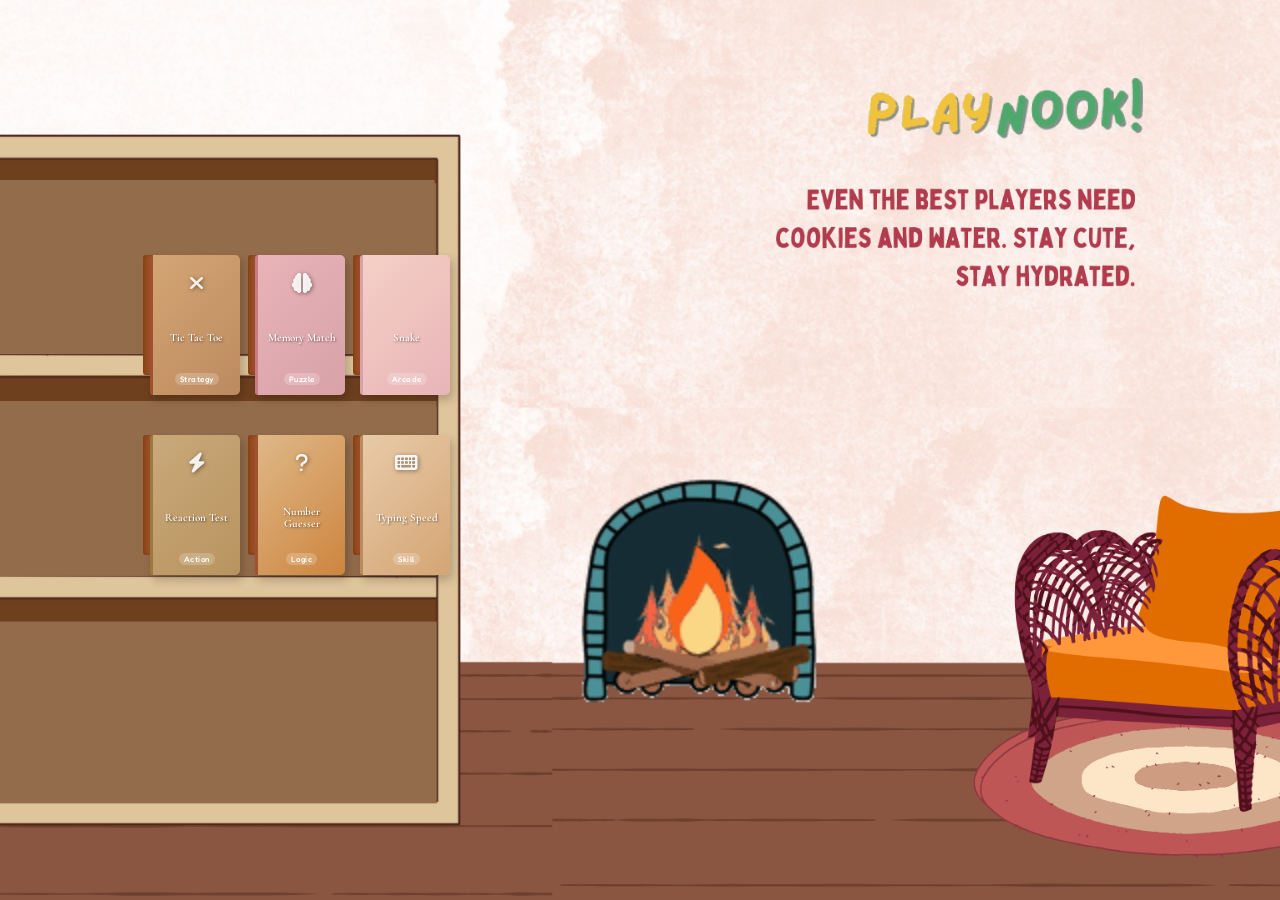
<file: Index.html>
<!DOCTYPE html>
<html lang="en">
<head>
<meta charset="UTF-8">
<title>PlayNook</title>
<link href="https://fonts.googleapis.com/css2?family=Fredoka:wght@300;400;500;600;700&family=Cormorant+Garamond:wght@300;400;500&display=swap" rel="stylesheet">
<link rel="stylesheet" href="https://cdnjs.cloudflare.com/ajax/libs/font-awesome/6.4.0/css/all.min.css">
<link rel="stylesheet" href="style.css">
</head>

<body>

<div class="scene">
    <img src="UI.png" class="background">
    <img src="flames.gif" class="flames">
    <img src="title.gif" class="title">
    <img src="rules.png" class="rules-img">

    <!-- Interactive bookshelf -->
    <div class="bookshelf-container">
        <div class="books-row">
            <!-- First row - 3 books -->
            <div class="book-row">
                <!-- Game 1: Tic Tac Toe -->
                <div class="book book-1" data-game="ticTacToe">
                    <div class="book-spine"></div>
                    <div class="book-cover">
                        <div class="book-icon"><i class="fas fa-times"></i></div>
                        <div class="book-title">Tic Tac Toe</div>
                        <div class="book-genre">Strategy</div>
                    </div>
                </div>
                
                <!-- Game 2: Memory Match -->
                <div class="book book-2" data-game="memoryMatch">
                    <div class="book-spine"></div>
                    <div class="book-cover">
                        <div class="book-icon"><i class="fas fa-brain"></i></div>
                        <div class="book-title">Memory Match</div>
                        <div class="book-genre">Puzzle</div>
                    </div>
                </div>
                
                <!-- Game 3: Snake -->
                <div class="book book-3" data-game="snake">
                    <div class="book-spine"></div>
                    <div class="book-cover">
                        <div class="book-icon"><i class="fas fa-snake"></i></div>
                        <div class="book-title">Snake</div>
                        <div class="book-genre">Arcade</div>
                    </div>
                </div>
            </div>
            
            <!-- Second row - 3 books (with spacing from first row) -->
            <div class="book-row">
                <!-- Game 4: Reaction Test -->
                <div class="book book-4" data-game="reactionTest">
                    <div class="book-spine"></div>
                    <div class="book-cover">
                        <div class="book-icon"><i class="fas fa-bolt"></i></div>
                        <div class="book-title">Reaction Test</div>
                        <div class="book-genre">Action</div>
                    </div>
                </div>
                
                <!-- Game 5: Number Guesser -->
                <div class="book book-5" data-game="numberGuesser">
                    <div class="book-spine"></div>
                    <div class="book-cover">
                        <div class="book-icon"><i class="fas fa-question"></i></div>
                        <div class="book-title">Number Guesser</div>
                        <div class="book-genre">Logic</div>
                    </div>
                </div>
                
                <!-- Game 6: Typing Speed -->
                <div class="book book-6" data-game="typingSpeed">
                    <div class="book-spine"></div>
                    <div class="book-cover">
                        <div class="book-icon"><i class="fas fa-keyboard"></i></div>
                        <div class="book-title">Typing Speed</div>
                        <div class="book-genre">Skill</div>
                    </div>
                </div>
            </div>
        </div>
    </div>

</div>

<div class="game-modal" id="gameModal">
    <div class="modal-content">
        <div class="modal-header">
            <h2 class="modal-title" id="modalGameTitle">Game Title</h2>
            <button class="close-modal" id="closeModal"><i class="fas fa-times"></i></button>
        </div>
        <div class="modal-body">
            <div class="game-area" id="gameArea">
                <!-- Game content will be loaded here -->
                <h3 style="color: #8B4513;">Select a game from the bookshelf to play!</h3>
                <p style="color: #A0522D; margin-top: 15px;">Each book on the shelf contains a different mini-game adventure.</p>
            </div>
            <p class="game-instructions" id="gameInstructions">Click on a game book to start playing</p>
            <div class="game-controls" id="gameControls">
                <!-- Game controls will be loaded here -->
            </div>
        </div>
    </div>
</div>
<script src="script.js"></script>
</body>
</html>
</file>
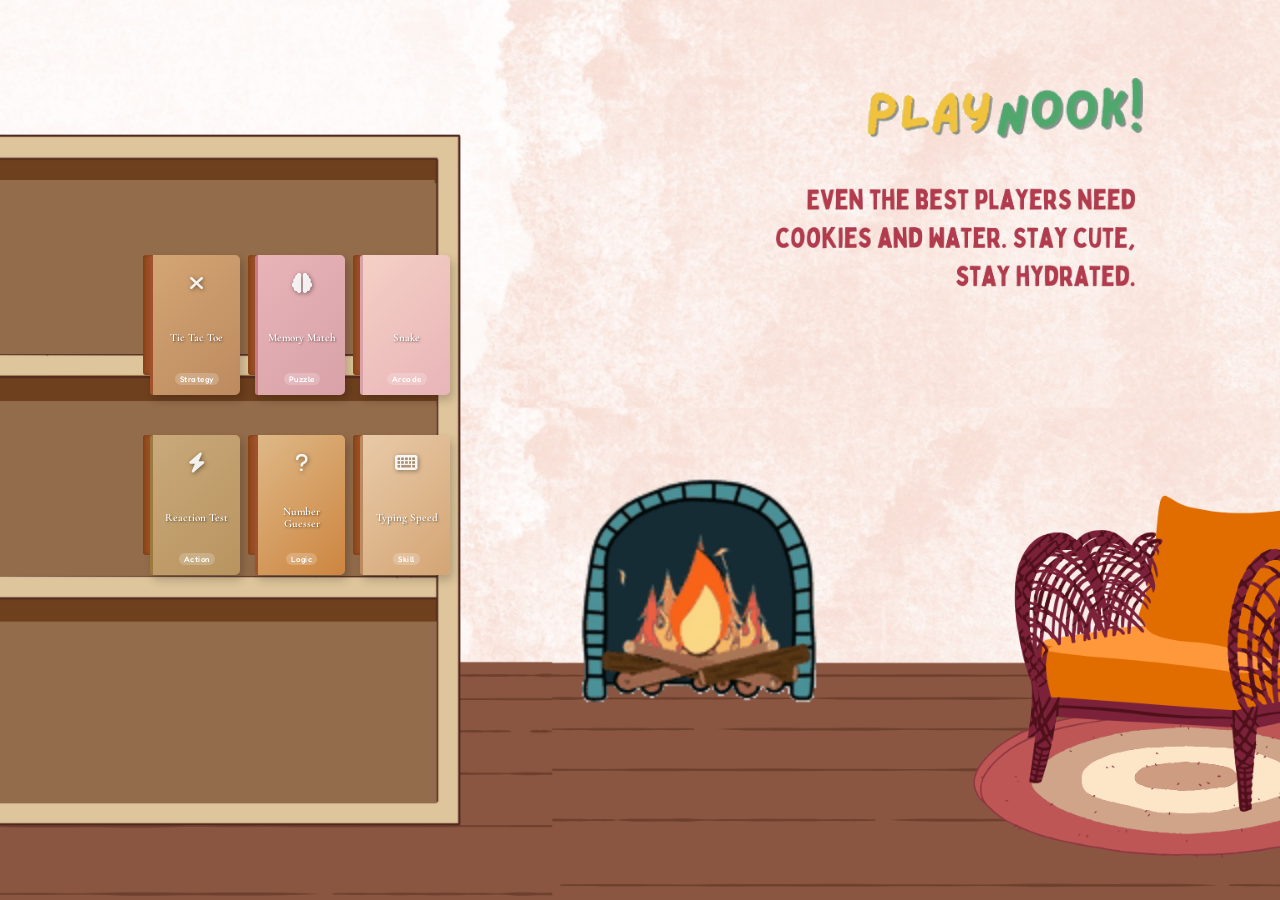
<file: index.html>
<!DOCTYPE html>
<html lang="en">
<head>
<meta charset="UTF-8">
<title>PlayNook</title>
<link href="https://fonts.googleapis.com/css2?family=Fredoka:wght@300;400;500;600;700&family=Cormorant+Garamond:wght@300;400;500&display=swap" rel="stylesheet">
<link rel="stylesheet" href="https://cdnjs.cloudflare.com/ajax/libs/font-awesome/6.4.0/css/all.min.css">
<link rel="stylesheet" href="style.css">
</head>

<body>

<div class="scene">
    <img src="UI.png" class="background">
    <img src="flames.gif" class="flames">
    <img src="title.gif" class="title">
    <img src="rules.png" class="rules-img">

    <!-- Interactive bookshelf -->
    <div class="bookshelf-container">
        <div class="books-row">
            <!-- First row - 3 books -->
            <div class="book-row">
                <!-- Game 1: Tic Tac Toe -->
                <div class="book book-1" data-game="ticTacToe">
                    <div class="book-spine"></div>
                    <div class="book-cover">
                        <div class="book-icon"><i class="fas fa-times"></i></div>
                        <div class="book-title">Tic Tac Toe</div>
                        <div class="book-genre">Strategy</div>
                    </div>
                </div>
                
                <!-- Game 2: Memory Match -->
                <div class="book book-2" data-game="memoryMatch">
                    <div class="book-spine"></div>
                    <div class="book-cover">
                        <div class="book-icon"><i class="fas fa-brain"></i></div>
                        <div class="book-title">Memory Match</div>
                        <div class="book-genre">Puzzle</div>
                    </div>
                </div>
                
                <!-- Game 3: Snake -->
                <div class="book book-3" data-game="snake">
                    <div class="book-spine"></div>
                    <div class="book-cover">
                        <div class="book-icon"><i class="fas fa-snake"></i></div>
                        <div class="book-title">Snake</div>
                        <div class="book-genre">Arcade</div>
                    </div>
                </div>
            </div>
            
            <!-- Second row - 3 books (with spacing from first row) -->
            <div class="book-row">
                <!-- Game 4: Reaction Test -->
                <div class="book book-4" data-game="reactionTest">
                    <div class="book-spine"></div>
                    <div class="book-cover">
                        <div class="book-icon"><i class="fas fa-bolt"></i></div>
                        <div class="book-title">Reaction Test</div>
                        <div class="book-genre">Action</div>
                    </div>
                </div>
                
                <!-- Game 5: Number Guesser -->
                <div class="book book-5" data-game="numberGuesser">
                    <div class="book-spine"></div>
                    <div class="book-cover">
                        <div class="book-icon"><i class="fas fa-question"></i></div>
                        <div class="book-title">Number Guesser</div>
                        <div class="book-genre">Logic</div>
                    </div>
                </div>
                
                <!-- Game 6: Typing Speed -->
                <div class="book book-6" data-game="typingSpeed">
                    <div class="book-spine"></div>
                    <div class="book-cover">
                        <div class="book-icon"><i class="fas fa-keyboard"></i></div>
                        <div class="book-title">Typing Speed</div>
                        <div class="book-genre">Skill</div>
                    </div>
                </div>
            </div>
        </div>
    </div>

</div>

<div class="game-modal" id="gameModal">
    <div class="modal-content">
        <div class="modal-header">
            <h2 class="modal-title" id="modalGameTitle">Game Title</h2>
            <button class="close-modal" id="closeModal"><i class="fas fa-times"></i></button>
        </div>
        <div class="modal-body">
            <div class="game-area" id="gameArea">
                <!-- Game content will be loaded here -->
                <h3 style="color: #8B4513;">Select a game from the bookshelf to play!</h3>
                <p style="color: #A0522D; margin-top: 15px;">Each book on the shelf contains a different mini-game adventure.</p>
            </div>
            <p class="game-instructions" id="gameInstructions">Click on a game book to start playing</p>
            <div class="game-controls" id="gameControls">
                <!-- Game controls will be loaded here -->
            </div>
        </div>
    </div>
</div>
<script src="script.js"></script>
</body>
</html>
</file>
<file: style.css>
body {
        margin: 0;
        overflow: hidden;
        background: #f6f1eb;
        font-family: "Fredoka", sans-serif;
    }

    .scene {
        position: relative;
        width: 100vw;
        height: 100vh;
    }

    .background {
        position: absolute;
        top: 0;
        left: 0;
        width: 100%;
        height: 100%;
        object-fit: cover;
        pointer-events: none;
        z-index: 1;
    }

    .flames {
        position: absolute;
        top: 0;
        left: 0;
        width: 100%;
        height: 100%;
        object-fit: cover;
        pointer-events: none;
        z-index: 2;
    }

    .title {
        position: absolute;
        top: 40px;
        left: 50%;
        transform: translateX(-35%);
        width: 70%;
        pointer-events: none;
        z-index: 3;
    }

    .rules-img {
        position: absolute;
        right: 140px;
        top: 180px;   
        width: 380px; 
        height: auto; 
        pointer-events: none;
        animation: none;
        z-index: 3;
    }

.bookshelf-container {
    position: absolute;
    left: 150px;
    top: 50%;
    transform: translateY(-65%); 
    width: auto;
    height: auto;
    z-index: 4;
}

    .books-row {
        display: flex;
        flex-direction: column;
        gap: 60px; 
    }

    .book-row {
        display: flex;
        gap: 30px; 
    }

    .book {
        width: 75px;  
        height: 120px; 
        position: relative;
        cursor: pointer;
        transition: all 0.3s ease;
        transform-origin: bottom center;
        z-index: 5;
    }

    .book:hover {
        transform: translateY(-8px) rotateX(5deg);
        filter: drop-shadow(0 8px 12px rgba(139, 69, 19, 0.3));
    }

    .book-spine {
        position: absolute;
        width: 13px; 
        height: 100%;
        background: linear-gradient(to right, #8B4513, #A0522D, #8B4513);
        left: -7px;
        border-radius: 3px 0 0 3px;
        box-shadow: inset -2px 0 5px rgba(0,0,0,0.2);
    }

    .book-cover {
        position: absolute;
        width: 100%;
        height: 100%;
        border-radius: 3px 5px 5px 3px;
        display: flex;
        flex-direction: column;
        justify-content: space-between;
        align-items: center;
        padding: 10px 6px;
        box-shadow: 3px 5px 10px rgba(0,0,0,0.2);
        overflow: hidden;
        transition: all 0.3s ease;
    }

    .book-title {
        font-family: 'Cormorant Garamond', serif;
        font-weight: 600;
        text-align: center;
        font-size: 11px; 
        color: white;
        text-shadow: 1px 1px 2px rgba(0,0,0,0.5);
        margin-top: 2px; 
        line-height: 1.1;
    }

    .book-icon {
        font-size: 20px; 
        margin: 6px 0; 
        color: rgba(255, 255, 255, 0.9);
        filter: drop-shadow(1px 1px 2px rgba(0,0,0,0.5));
    }

    .book-genre {
        font-size: 8px; 
        background-color: rgba(255, 255, 255, 0.2);
        padding: 1px 5px;
        border-radius: 10px;
        color: white;
        font-weight: 500;
        letter-spacing: 0.5px;
    }

    .book-1 .book-cover { 
        background: linear-gradient(135deg, #D4A574 0%, #BC8A5F 100%);
        border-left: 3px solid #A0522D;
    }
    
    .book-2 .book-cover { 
        background: linear-gradient(135deg, #E8B4B8 0%, #D8A2A8 100%);
        border-left: 3px solid #C97B84; 
    }
    
    .book-3 .book-cover { 
        background: linear-gradient(135deg, #F5D0C5 0%, #E8B4B8 100%);
        border-left: 3px solid #D8A2A8;
    }
    
    .book-4 .book-cover { 
        background: linear-gradient(135deg, #C9A87A 0%, #B8945F 100%);
        border-left: 3px solid #9C7A3D; 
    }
    
    .book-5 .book-cover { 
        background: linear-gradient(135deg, #DEB887 0%, #CD853F 100%);
        border-left: 3px solid #A0522D; 
    }
    
    .book-6 .book-cover { 
        background: linear-gradient(135deg, #E8CAA8 0%, #D4A574 100%);
        border-left: 3px solid #BC8A5F; 
    }

    .game-modal {
        position: fixed;
        top: 0;
        left: 0;
        width: 100%;
        height: 100%;
        background-color: rgba(139, 69, 19, 0.85);
        display: none;
        justify-content: center;
        align-items: center;
        z-index: 100;
        backdrop-filter: blur(5px);
    }

    .modal-content {
        background: linear-gradient(to bottom, #F6F1EB 0%, #F0E6D6 100%);
        width: 85%;
        max-width: 900px;
        height: 85%;
        max-height: 700px;
        border-radius: 15px;
        box-shadow: 0 20px 40px rgba(139, 69, 19, 0.4);
        overflow: hidden;
        border: 8px solid #D4A574;
        display: flex;
        flex-direction: column;
    }

    .modal-header {
        background: linear-gradient(to right, #8B4513 0%, #A0522D 100%);
        padding: 15px 25px;
        display: flex;
        justify-content: space-between;
        align-items: center;
        color: #F6F1EB;
        flex-shrink: 0;
    }

    .modal-title {
        font-family: 'Cormorant Garamond', serif;
        font-size: 28px;
        font-weight: 600;
        color: #F6F1EB;
    }

    .close-modal {
        background: #D4A574;
        color: #8B4513;
        border: none;
        width: 36px;
        height: 36px;
        border-radius: 50%;
        font-size: 20px;
        cursor: pointer;
        display: flex;
        justify-content: center;
        align-items: center;
        transition: all 0.3s;
    }

    .close-modal:hover {
        background: #E8B4B8;
        transform: rotate(90deg);
    }

    .modal-body {
        flex: 1;
        padding: 20px;
        display: flex;
        flex-direction: column;
        overflow: hidden;
        height: calc(100% - 70px);
    }

    .game-area {
        flex: 1;
        background-color: rgba(139, 69, 19, 0.05);
        border-radius: 10px;
        padding: 15px;
        display: flex;
        flex-direction: column;
        justify-content: center;
        align-items: center;
        overflow: auto;
        max-height: 100%;
    }

    .game-instructions {
        margin-top: 10px;
        font-style: italic;
        color: #8B4513;
        text-align: center;
        max-width: 90%;
        line-height: 1.4;
        flex-shrink: 0;
    }

    .game-controls {
        display: flex;
        gap: 15px;
        margin-top: 15px;
        justify-content: center;
        flex-shrink: 0;
    }

    .game-btn {
        background: linear-gradient(to bottom, #A0522D 0%, #8B4513 100%);
        color: #F6F1EB;
        border: none;
        padding: 10px 20px;
        border-radius: 50px;
        cursor: pointer;
        font-weight: 600;
        font-family: 'Fredoka', sans-serif;
        transition: all 0.3s;
        box-shadow: 0 4px 8px rgba(139, 69, 19, 0.2);
    }

    .game-btn:hover {
        background: linear-gradient(to bottom, #BC8A5F 0%, #A0522D 100%);
        transform: translateY(-2px);
        box-shadow: 0 6px 12px rgba(139, 69, 19, 0.3);
    }

    @media (max-width: 1200px) {
        .bookshelf-container {
            left: 140px;
            top: 45%;
        }
        
        .book {
            width: 70px;
            height: 115px;
        }
        
        .book-title {
            font-size: 10px;
        }
        
        .book-icon {
            font-size: 18px;
        }
        
        .book-row {
            gap: 15px;
        }
        
        .books-row {
            gap: 25px;
        }
    }

    @media (max-width: 900px) {
        .bookshelf-container {
            left: 100px;
            top: 42%;
        }
        
        .book {
            width: 65px;
            height: 105px;
        }
        
        .book-title {
            font-size: 9px;
        }
        
        .book-icon {
            font-size: 16px;
        }
        
        .book-row {
            gap: 12px;
        }
        
        .books-row {
            gap: 20px;
        }
        
        .modal-content {
            width: 90%;
            height: 90%;
            max-height: 600px;
        }
    }

    @media (max-height: 700px) {
        .modal-content {
            height: 95%;
            max-height: 95vh;
        }
        
        .game-area {
            padding: 10px;
        }
        
        .bookshelf-container {
            top: 46%;
        }
    }

.modal-body {
    flex: 1;
    padding: 20px;
    display: flex;
    flex-direction: column;
    overflow: hidden; /* Changed from auto to hidden */
    height: calc(100% - 70px);
}


.game-area {
    flex: 1;
    background-color: rgba(139, 69, 19, 0.05);
    border-radius: 10px;
    padding: 15px;
    display: flex;
    flex-direction: column;
    justify-content: center;
    align-items: center;
    overflow: hidden; /* Changed from auto to hidden */
    max-height: 100%;
    width: 100%;
}


#snakeCanvas {
    max-width: 300px;
    max-height: 300px;
    width: 100%;
    height: auto;
}

/* Memory card flip animation */
@keyframes flip {
    0% { transform: rotateY(0); }
    100% { transform: rotateY(180deg); }
}

.memory-card.flipped {
    animation: flip 0.3s forwards;
}


@media (max-width: 768px) {
    .game-area {
        padding: 10px;
    }
    
    #ticTacToeBoard {
        grid-template-columns: repeat(3, 50px) !important;
        grid-template-rows: repeat(3, 50px) !important;
    }
    
    .tic-tac-cell {
        width: 50px !important;
        height: 50px !important;
        font-size: 1.2rem !important;
    }
    
    .memory-card {
        width: 40px !important;
        height: 40px !important;
        font-size: 1.2rem !important;
    }
    
    #snakeCanvas {
        width: 250px !important;
        height: 250px !important;
    }
}

body.modal-open {
    overflow: hidden;
}

#snakeCanvas {
    image-rendering: pixelated;
    image-rendering: crisp-edges;
}

canvas {
    display: block;
}

.game-btn:focus, 
.tic-tac-cell:focus,
#reactionButton:focus,
#submitGuess:focus,
#typingInput:focus,
#numberGuess:focus {
    outline: 2px solid #A0522D;
    outline-offset: 2px;
}

.key-instruction {
    color: #A0522D;
    font-size: 0.8rem;
    margin-top: 5px;
    text-align: center;
}

.game-status {
    font-weight: bold;
    padding: 5px 10px;
    border-radius: 5px;
    margin: 5px 0;
    text-align: center;
}

#snakeCanvas {
    width: 300px !important;
    height: 300px !important;
    min-width: 300px !important;
    min-height: 300px !important;
    max-width: 300px !important;
    max-height: 300px !important;
    flex-shrink: 0 !important;
}

.snake-container {
    width: 300px;
    height: 300px;
    position: relative;
    margin: 0 auto;
    flex-shrink: 0;
}

.game-area {
    overflow: hidden !important;
}

.game-area > div {
    flex-shrink: 0;
}

@media (max-width: 768px) {
    #snakeCanvas {
        width: 280px !important;
        height: 280px !important;
        min-width: 280px !important;
        min-height: 280px !important;
        max-width: 280px !important;
        max-height: 280px !important;
    }
    
    .snake-container {
        width: 280px;
        height: 280px;
    }
}

@media (max-width: 480px) {
    #snakeCanvas {
        width: 250px !important;
        height: 250px !important;
        min-width: 250px !important;
        min-height: 250px !important;
        max-width: 250px !important;
        max-height: 250px !important;
    }
    
    .snake-container {
        width: 250px;
        height: 250px;
    }
}

#ticTacToeBoard {
    display: grid;
    grid-template-columns: repeat(3, 60px);
    grid-template-rows: repeat(3, 60px);
    gap: 4px;
    margin: 10px 0;
    flex-shrink: 0;
    position: relative;
    z-index: 1;
}

.tic-tac-cell {
    width: 60px;
    height: 60px;
    min-width: 60px;
    min-height: 60px;
    background-color: #F0E6D6;
    border: 2px solid #D4A574;
    border-radius: 5px;
    font-size: 1.5rem;
    font-weight: bold;
    cursor: pointer;
    color: #8B4513;
    display: flex;
    justify-content: center;
    align-items: center;
    transition: all 0.2s;
    padding: 0;
    margin: 0;
    box-sizing: border-box;
    position: relative;
    z-index: 2;
}

.tic-tac-cell:hover {
    background-color: #E8CAA8 !important;
}

@media (max-width: 768px) {
    #ticTacToeBoard {
        grid-template-columns: repeat(3, 50px) !important;
        grid-template-rows: repeat(3, 50px) !important;
        gap: 3px;
    }
    
    .tic-tac-cell {
        width: 50px !important;
        height: 50px !important;
        min-width: 50px !important;
        min-height: 50px !important;
        font-size: 1.2rem !important;
    }
}
</file>
